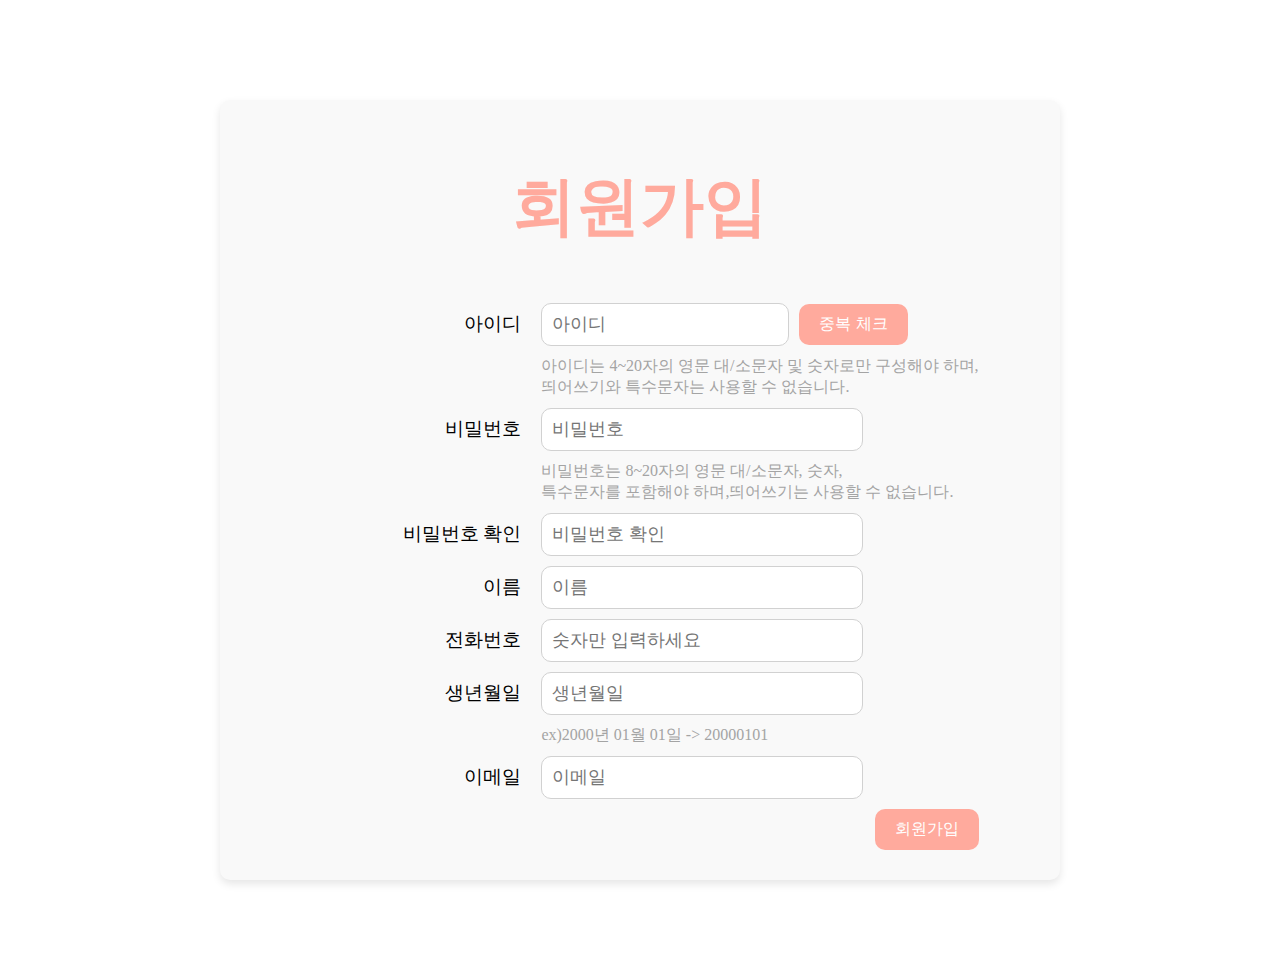
<file: public/singup.html>
<!DOCTYPE html>
<html lang="en">

<head>
    <meta charset="UTF-8">
    <meta name="viewport" content="width=device-width, initial-scale=1.0">
    <link href="/public/style.css" rel="stylesheet">
    <title>Document</title>
</head>

<body>
    <section class="signup-section">
        <h1>회원가입</h1>
        <form id="signupForm" onsubmit="handleLogin(event)">
            <div class="signup-id-check">
                <div id="div-id">
                    <label for="signup-id" class="signup-label">아이디</label>
                    <input type="text" id="signup-id" class="input-field" placeholder="아이디" required>
                </div>
                <div id="div-btn">
                    <button id="id-check" class="btn1">중복 체크</button>
                </div>
            </div>
            <div id="input-label">
                <label for="signup-id" class="signup-input-label">
                    아이디는 4~20자의 영문 대/소문자 및 숫자로만 구성해야 하며,<br>띄어쓰기와 특수문자는 사용할 수 없습니다.
                </label>
            </div>
            <div>
                <label for="password" class="signup-label">비밀번호</label>
                <input type="password" id="password" class="input-field" placeholder="비밀번호" required>
            </div>
            <div id="input-label">
                <label for="password" class="signup-input-label">
                    비밀번호는 8~20자의 영문 대/소문자, 숫자,<br>특수문자를 포함해야 하며,띄어쓰기는 사용할 수 없습니다.
                </label>
            </div>
            <div>
                <label for="password-check" class="signup-label">비밀번호 확인</label>
                <input type="password" id="password-check" class="input-field" placeholder="비밀번호 확인" required>
            </div>
            <div>
                <label for="signup-name" class="signup-label">이름</label>
                <input type="text" id="signup-name" class="input-field" placeholder="이름" required>
            </div>
            <div>
                <label for="signup-tel" class="signup-label">전화번호</label>
                <input type="number" id="signup-tel" class="input-field" placeholder="숫자만 입력하세요" required>
            </div>
            <div>
                <label for="signup-birth" class="signup-label">생년월일</label>
                <input type="number" id="signup-birth" class="input-field" placeholder="생년월일" required>
            </div>
            <div id="input-label">
                <label for="signup-birth" class="signup-input-label">ex)2000년 01월 01일 -> 20000101</label>
            </div>
            <div>
                <label for="signup-email" class="signup-label">이메일</label>
                <input type="email" id="signup-email" class="input-field" placeholder="이메일" required>
            </div>
            <div id="signup-btn">
                <button class="btn1" type="submit">회원가입</button>
            </div>
        </form>
    </section>
</body>

</html>
</file>
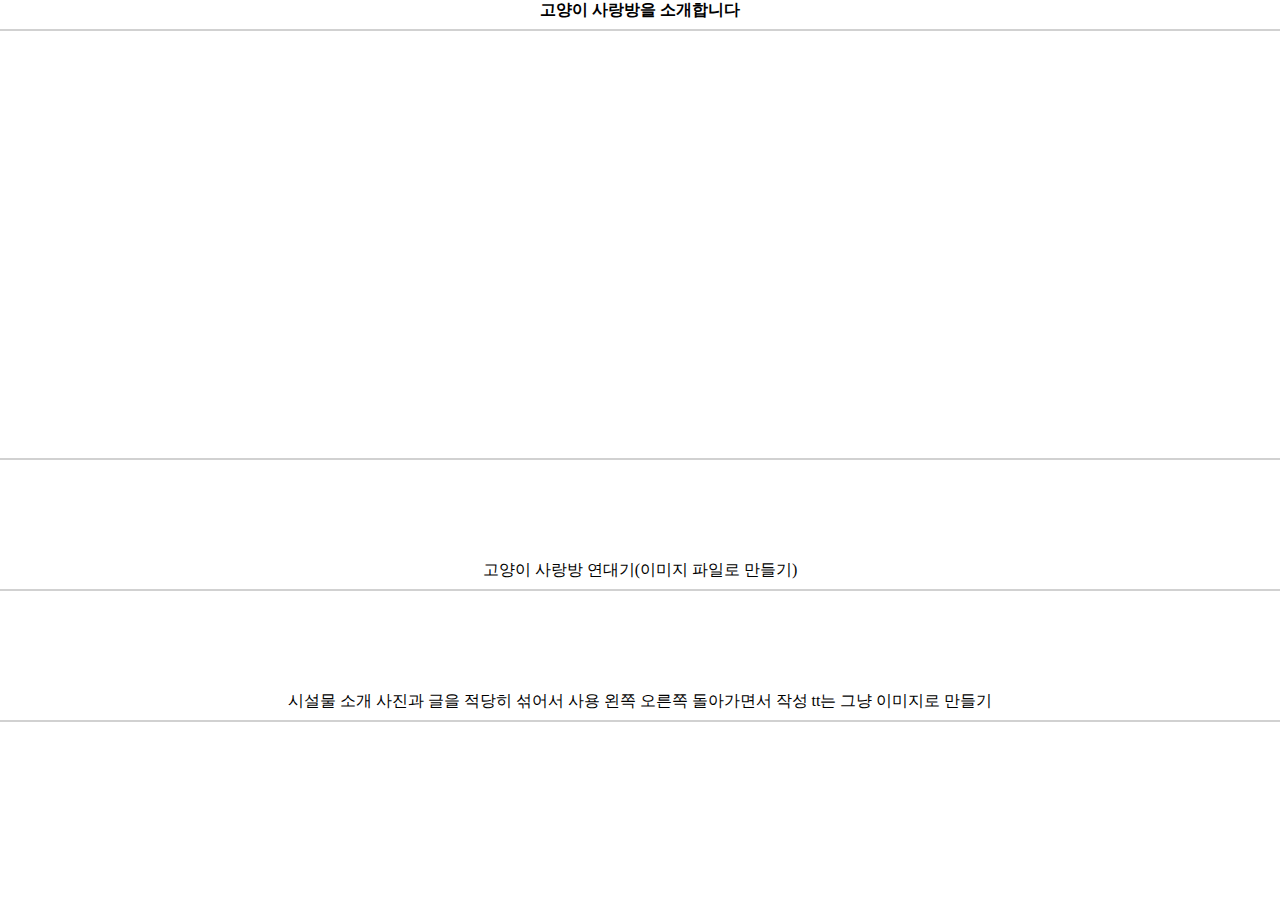
<file: public/html/intro.html>
<!DOCTYPE html>
<html lang="ko">
<head>
    <meta charset="UTF-8">
    <meta name="viewport" content="width=device-width, initial-scale=1.0">
    <link href="/public/css/style.css" rel="stylesheet">
    <link href="/public/css/jquery.bxslider.css" rel="slider">
    <link rel="stylesheet" href="https://cdnjs.cloudflare.com/ajax/libs/font-awesome/6.0.0-beta3/css/all.min.css">
    <script src="/public/js/jquery.js"></script>
    <script src="/public/js/script.js"></script>
    <script src="/public/js/jquery.bxslider.js"></script>
    <title>고양이 사랑방</title>
</head>
<body>
    <section>
        <div class="intro-div">
            <b id="intro-b">고양이 사랑방을 소개합니다</b>
        </div>        
        <hr id="main-hr">
        <div class="intro-div">
            <iframe width="560" height="315" src="https://www.youtube.com/embed/Xb8oG7W2qIM?si=pezaWhd7FMjSo2i7" title="YouTube video player" frameborder="0" allow="accelerometer; autoplay; clipboard-write; encrypted-media; gyroscope; picture-in-picture; web-share" referrerpolicy="strict-origin-when-cross-origin" allowfullscreen></iframe>
        </div>
        <hr id="main-hr">
        <div class="intro-div">
            고양이 사랑방 연대기(이미지 파일로 만들기)
        </div>
        <hr id="main-hr">
        <div class="intro-div">
            시설물 소개 사진과 글을 적당히 섞어서 사용
            왼쪽 오른쪽 돌아가면서 작성 tt는 그냥 이미지로 만들기
        </div>
        <hr id="main-hr">
    </section>
</body>
</html>
</file>
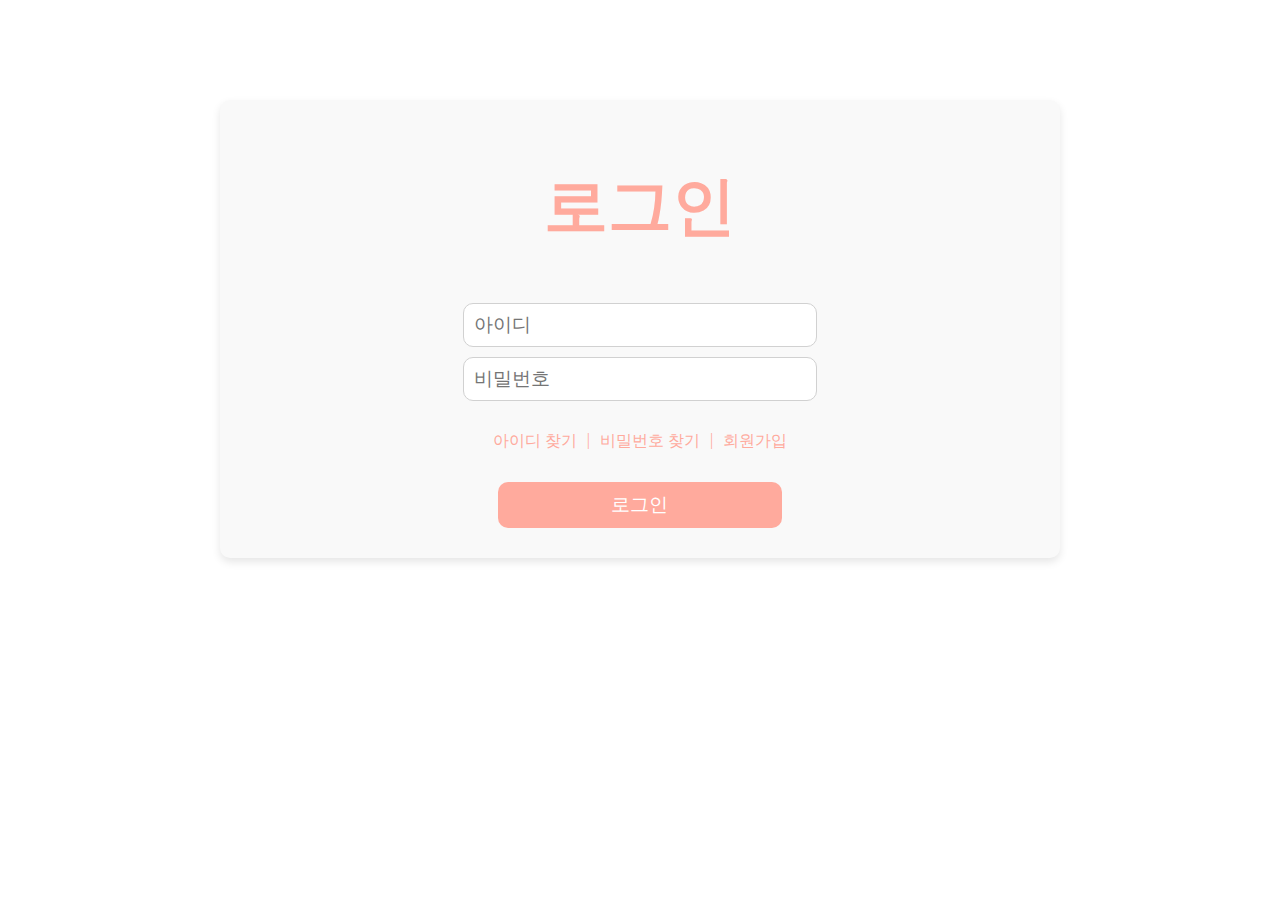
<file: public/html/login.html>
<!DOCTYPE html>
<html lang="ko">
<head>
    <meta charset="UTF-8">
    <meta name="viewport" content="width=device-width, initial-scale=1.0">
    <link href="/public/css/style.css" rel="stylesheet">
    <link href="/public/css/jquery.bxslider.css" rel="slider">
    <link rel="stylesheet" href="https://cdnjs.cloudflare.com/ajax/libs/font-awesome/6.0.0-beta3/css/all.min.css">
    <script src="/public/js/jquery.js"></script>
    <script src="/public/js/script.js"></script>
    <script src="/public/js/jquery.bxslider.js"></script>
    <title>고양이 사랑방</title>
</head>
<body>
    <section class="login-section">
        <h1>로그인</h1>
        <form id="loginForm" onsubmit="handleLogin(event)">
            <div>
                <input type="text" id="id" class="input-field" placeholder="아이디" required>
            </div>
            <div>
                <input type="password" id="password" class="input-field" placeholder="비밀번호" required>
            </div>
            <div id="a">
                <a href="#" onclick="">아이디 찾기</a>|<a href="#" onclick="">비밀번호 찾기</a>|<a onclick="showSignup()">회원가입</a>
            </div>
            <div>
                <button class="btn1" type="submit">로그인</button>
            </div>
        </form>
    </section>
</body>
</html>
</file>
<file: public/style.css>
/* ---------- 마우스 효과 ---------- */
.text, p, h1{
    cursor: default;
}

/* ---------- 기본 효과 ---------- */
body {
    display: flex;
    flex-direction: column;
    align-items: center;
    justify-content: flex-start;
    text-align: center;
    height: auto;
    margin: 0;
}

/* ---------- 버튼 효과 ---------- */
.btn1 {
    background-color: #ffaa9d;
    color: white;
    padding: 10px 20px;
    border-radius: 10px;
    cursor: pointer;
    border: none;
    font-size: 1rem;
    transition: background-color 0.3s ease;
}

.btn1:hover {
    background-color: #f8d7da;
    color: #d57b6e;
}


/* ---------- 헤더 효과 ---------- */
header {
    display: flex;
    justify-content: space-between;
    align-items: center;
    border-bottom: solid 1px #d1d1d1;
    width: 80%;
    height: auto;
    color: white;
    padding: 10px 10%;
}

.social-links {
    display: flex;
    white-space: nowrap;
    flex:5;
}

.social-links a {
    color: rgb(0, 0, 0);
    margin-right: 10px;
    text-decoration: none;
    font-size: 1.5em;
}

.header-buttons{
    display: flex;
    white-space: nowrap;
    flex:1;
}

.header-serchInput{
    display: flex;
    align-items: center;
    white-space: nowrap;
    border: 1px solid #adadad;
    border-radius: 10px;
    flex:1;
}

.header-buttons button {
    background-color: white;
    color: firebrick;
    padding: 6px 10px;
    margin: 0 3px;
    border-radius: 10px;
    border: 1px solid #adadad;
    cursor: pointer;
    font-weight: bold;
    transition: background-color 0.3s ease;
}

.header-serchInput button {
    background-color: white;
    color: firebrick;
    border: none;
    padding: 6px 10px;
    margin: 0 3px;
    border-radius: 10px;
    cursor: pointer;
    font-weight: bold;
    transition: background-color 0.3s ease;
}

.header-serchInput input {
    margin-left: 0;
    height: 25px;
    border-radius: 5px;
    border: none;
    color: black;
}

.header-buttons button:hover, .header-serchInput button:hover {
    background-color: #ff8a85;
}

/* ---------- 배너 효과 ---------- */
.banner {
    display: flex;
    justify-content: space-between;
    align-items: left;
    width: 80%;
    height: auto;
    color: #ffaa9d;
}

.logo {
    flex: 2;
    /* margin-top: 15px;
    margin-bottom: 30px; */
    margin: 30px;
}

.logo img{
    width: 250px;
    height: auto;
}

.catlounge {
    flex: 4;
    align-items: left;
    font-size: 3em;
    margin: auto;
    font-weight: 1000;
    cursor: pointer;
}

#logo-space{
    flex: 2;
    margin: 30px;
}

.catlounge h1 {
    font-size: 4rem;
    padding: 0;
    margin: 0;
    cursor: pointer;
    color: #ffaa9d;
}

.catlounge a {
    text-decoration: none;
    color: #ffbfb5;
}

.logo{
    display: flex;
    align-items: left;
}

/* ---------- 메뉴바 효과 ---------- */
.nav {
    display: flex;
    justify-content: center;
    align-items: center;
    width: 100%;
    /* ================================================================================== */
    /* 글자색 바꾸는 부분 */
    /* color: #ffaa9d; */
    color: #2b2d42;
    position: sticky;
    top: 0;
    z-index: 1000;
    margin: 0;
    border-top: 1px solid #d1d1d1;
    border-bottom: 1px solid #d1d1d1;
    overflow: visible;
}

.nav-catlaunge, .nav-adoption, .nav-foster, .nav-community, .nav-announcements {
    flex: 1;
    position: sticky;
    cursor: pointer;
    background-color: #ffffff;
}

#nav-space{
    flex: 1;
    position: sticky;
    background-color: #ffffff;
}

.nav > div {
    border-left: 1px solid #d1d1d1;
    background-color: #ffffff;
    margin: auto;
    height: 25px;
    padding: 5px 0;
    transition: background-color 0.3s ease, color 0.3s ease;
}

.nav-catlaunge:hover, 
.nav-adoption:hover, 
.nav-foster:hover, 
.nav-community:hover, 
.nav-announcements:hover {
    background-color: #f8d7da;
    color: #d57b6e;
}

.nav-catlaunge .catlaunge-dropdown,
.nav-adoption .adoption-dropdown,
.nav-foster .foster-dropdown {
    display: none;
    position: absolute;
    top: 35px;
    left: -1px;
    background-color: white;
    border: 1px solid #d1d1d1;
    width: 100%;
    z-index: 1000;
}

.nav-catlaunge:hover .catlaunge-dropdown,
.nav-adoption:hover .adoption-dropdown,
.nav-foster:hover .foster-dropdown {
    display: block;
}

.nav-catlaunge .catlaunge-dropdown a,
.nav-adoption .adoption-dropdown a,
.nav-foster .foster-dropdown a {
    display: block;
    padding: 5px 10px;
    color: #ffaa9d;
    text-decoration: none;
    transition: background-color 0.3s ease, color 0.3s ease;
}

.nav-catlaunge .catlaunge-dropdown a:hover,
.nav-adoption .adoption-dropdown a:hover,
.nav-foster .foster-dropdown a:hover {
    background-color: #ffaa9d2b;
    color: #d57b6e;
}


.nav-adoption .adoption-dropdown a:hover, .nav-catlaunge .catlounge-dropdown a:hover {
    background-color: #ffaa9d2b;
    color: #d57b6e;
}

.nav-catlaunge:hover, .nav-adoption:hover, .nav-foster:hover, .nav-community:hover, .nav-announcements:hover{
    color: #d57b6e;
}

#app {
    display: flex;
    width: 100%;
    flex-direction: column;
    align-items: center;
}

/* ---------- 메인페이지 ----------*/
/* 
    *** js파일에서 만들기 ***
    1. 일정 시간마다 image-container이 사진 높이만큼 위로 올라가기
    2. 맨위 사진이 맨아래로 자동이동
    3. 무한 반복

    가로 세로 길이들도 퍼센트로 하지말고 px로 해서 크기가 유지되게하고 이미지 슬라이더 뿐만아니라 모든 것들 그렇게 바꾸기
    화면
*/

.image-slider {
    display: flex;
    position: relative;
    margin: 50px;
    width: 100%;
    max-width: 1000px;
    height: 550px;
    align-items: center;
    justify-content: center;
    overflow: hidden;
    border-radius: 15px;
}

.slider-container{
    display: flex;
    position: absolute;
    align-items: center;
    top: 0;
    left: 0;
}

/* 버튼 만들어서 하기 */
.slider-btn{
    border-radius: 20px;
    width: 20px;
    height: 20px;
    border: 0px;
}

.slider-btn:p{
    background-color: #999999;
}

.slider-image {
    display: flex;
    width: 1000px;
    border-radius: 35px;
}

/* .image-slider{
    display: flex;
    position: relative;;
    margin: 50px;
    overflow: hidden;
    height: 700px;
}

.slider-container{
    position: absolute;
    flex-direction: row;
} */

/* ---------- footer ---------- */
footer {
    max-width: 100%;
    width: 100%;
}

.footer-service { 
    display: flex;
    width: 90%;
    justify-content: space-between;
    flex-direction: row;
    padding-left: 10%;
    border-top: solid 1px #d1d1d1;
    border-bottom: solid 1px #d1d1d1;
}

.footer-buttons {
    display: flex;
    flex: 3;
    position: relative;
}

.button-gray {
    border: none;
    background-color: white;
    padding: 10px;
    position: relative;
}

.footer-links {
    display: flex;
    white-space: nowrap;
    flex:1;
}

.footer-links a {
    color: #d1d1d1;
    text-decoration: none;
    padding: 10px;
}

.button-gray:hover, .footer-links a:hover {
    color: #9f9f9f;
    cursor: pointer;
}

.button-gray:not(:last-child)::after {
    content: "";
    position: absolute;
    right: 0;
    top: 55%;
    width: 1px;
    height: 40%;
    background-color: #9f9f9f;
    transform: translateY(-50%);
}

.footer-information {
    display: flex;
    height: auto;
    background-color: #f5f5f5;
    padding-left: 150px;
    padding-top: 20px;
    padding-bottom: 50px;
}

.footer-information .footer-text {
    display: flex;
    color:#999999;
    font-size: 13px;
    text-align: left;
    line-height: 30px;
}

.line {
    padding-top: 100px;
    width: 90%;
    margin: 0 auto;
    border-bottom: solid 1px #d1d1d1;
}

.main-adoption, .main-stories, .main-foster {
    display: flex;
    width: 100%;
    flex-direction: column;
}

.main-adoption .adoption, .main-stories .stories, .main-foster .foster-text {
    display: flex;
    text-align: left;
    padding-top: 10px;
    padding-left: 10%;
    font-size: 50px;
    font-weight: bold;
    color: #ffaa9d;
    
}

.main-foster .foster-video {
    display: flex;
    padding: 50px;
    width: 100%;
    max-width: 90%;
    align-items: center;
    justify-content: center;
}

/* ---------- 로그인 부분  ---------- */
#loginForm, #signupForm {
    text-align: left;
}

.login-section, .signup-section {
    display: flex;
    align-items: center;
    flex-direction: column;
    padding: 20px;
    width: 100%;
    max-width: 800px;
    margin: 100px auto;
    background-color: #f9f9f9;
    border-radius: 10px;
    box-shadow: 0 4px 8px rgba(0, 0, 0, 0.1);
}

.login-section div, .signup-section div{
    display: flex;
    margin: 10px;
}

.login-section h1, .signup-section h1{
    font-size: 4rem;
    color: #ffaa9d;
}

.login-section .input-field {
    flex: 2;
    padding: 10px;
    border: 1px solid #d1d1d1;
    border-radius: 10px;
    font-size: 1.2rem;
    color: #333;
    transition: border 0.3s ease;
}

.login-section a {
    text-decoration: none;
    margin: 0 10px;
    color: #ffaa9d;
    text-align: right;
}

.login-section a:hover {
    color: #d57b6e;
}

.login-section #a{
    text-decoration: none;
    margin: 30px;
    color: #ffaa9d;
    text-align: right;
    cursor: pointer;
}

.login-section button {
    width: 80%;
    padding: 10px;
    font-size: 1.2rem;
    margin: auto;
}

/* ---------- 회원가입 부분  ---------- */
.signup-section .input-field {
    flex: 2;
    width: 100%;
    max-width: 300px;
    padding: 10px;
    border: 1px solid #d1d1d1;
    border-radius: 10px;
    font-size: 1.1rem;
    color: #333;
    transition: border 0.3s ease;
}

.signup-label{
    width: 200px;
    font-size: 1.2rem;
    margin: auto 20px;
    text-align: right;
}

.signup-id-check{
    display: flex;
    align-items: center;
    flex-direction: row;
    margin: 0 auto;
}

#div-id{
    margin: 0;
}

#div-btn{
    margin: 0 10px;
}

input::-webkit-outer-spin-button,
input::-webkit-inner-spin-button {/* input type="number" 에서 오른쪽에 스핀버튼 없애기 */
  -webkit-appearance: none;
  margin: 0;
}

#input-label{
    display: flex;
    margin-left: 250px;
    color: #a4a4a4;
}

/* 버튼 위치 옮기기 */
#signup-btn{
    display: flex;
    justify-content: flex-end;
}

/* --------- */
.backtext {
    color: #a4a4a4;
    font-size: 1rem;
}

.adoption-list {
    width: 80%;
    margin: 0 auto;
    text-align: center;
}

.adoption-list-ul {
    display: grid;
    grid-template-columns: repeat(4, 2fr);
    gap: 15px;
    list-style: none;
    padding: 0;
    margin: 30px 0 30px 0;
}

.adoption-list-ul li {
    position: relative;
    overflow: hidden;
    border: 1px solid #ddd;
    border-radius: 5px;
    cursor: pointer;
    transition: transform 0.3s ease, box-shadow 0.3s ease;
}

.adoption-list-ul li:hover {
    transform: translateY(-3px);
    box-shadow: 0 5px 15px rgba(0, 0, 0, 0.2);
}

.adoption-list-ul li img {
    width: 100%;
    height: auto;
    display: block;
    border-radius: 5px;
}

.adoption-list-ul li a {
    display: block;
    text-decoration: none;
}

.adoption-list-ul li a img {
    transition: opacity 0.3s ease;
}

.adoption-list-ul li:hover a img {
    opacity: 0.9;
}
</file>
<file: public/css/style.css>
/* ---------- 마우스 효과 ---------- */
.text, p, h1{
    cursor: default;
}
/* ---------- body ---------- */
body {
    display: flex;
    flex-direction: column;
    align-items: center;
    justify-content: center;
    text-align: center;
    height: auto;
    margin: 0 auto;
}

header{
    height: 20px;
}

/* ---------- 버튼 효과 ---------- */
/* 중복이 많지만 그냥 따로적기 */
#side-top{
    position: fixed;
    top: 555px;
    left: 1800px;
    z-index: 1000;
    background-color: #fff;
    border-radius: 5px;
}

.side-btn img{
    width: 30px;
}

#side-login{
    position: fixed;
    top: 595px;
    left: 1800px;
    z-index: 1000;
    background-color: #fff;
    border-radius: 5px;
}

#side-signup{
    position: fixed;
    top: 635px;
    left: 1800px;
    z-index: 1000;
    background-color: #fff;
    border-radius: 5px;
}

#side-home{
    position: fixed;
    top: 675px;
    left: 1800px;
    z-index: 1000;
    background-color: #fff;
    border-radius: 5px;
}

.btn1 {
    background-color: #ffaa9d;
    color: white;
    padding: 10px 20px;
    border-radius: 10px;
    cursor: pointer;
    border: none;
    font-size: 1rem;
    transition: background-color 0.3s ease;
}

.btn1:hover {
    background-color: #f8d7da;
    color: #d57b6e;
}


/* ---------- 헤더 효과 ---------- */
header {
    display: flex;
    justify-content: space-between;
    align-items: center;
    border-bottom: solid 1px #d1d1d1;
    width: 80%;
    height: auto;
    color: white;
    padding: 10px 10%;
}

.social-links {
    display: flex;
    white-space: nowrap;
    flex:5;
}

.social-links a {
    color: rgb(0, 0, 0);
    margin-right: 10px;
    text-decoration: none;
    font-size: 1.5em;
}

.header-buttons{
    display: flex;
    white-space: nowrap;
    flex:1;
}

.header-serchInput{
    display: flex;
    align-items: center;
    white-space: nowrap;
    border: 1px solid #adadad;
    border-radius: 10px;
    flex:1;
}

.header-buttons button {
    background-color: white;
    color: firebrick;
    padding: 6px 10px;
    margin: 0 3px;
    border-radius: 10px;
    border: 1px solid #adadad;
    cursor: pointer;
    font-weight: bold;
    transition: background-color 0.3s ease;
}

.header-serchInput button {
    background-color: white;
    color: firebrick;
    border: none;
    padding: 6px 10px;
    margin: 0 3px;
    border-radius: 10px;
    cursor: pointer;
    font-weight: bold;
    transition: background-color 0.3s ease;
}

.header-serchInput input {
    margin-left: 0;
    height: 25px;
    border-radius: 5px;
    border: none;
    color: black;
}

.header-buttons button:hover, .header-serchInput button:hover {
    background-color: #ff8a85;
}

/* ---------- 배너 효과 ---------- */
.banner {
    display: flex;
    justify-content: space-between;
    align-items: left;
    width: 80%;
    height: auto;
    color: #ffaa9d;
}

.logo {
    flex: 2;
    /* margin-top: 15px;
    margin-bottom: 30px; */
    margin: 30px;
}

.logo img{
    width: 250px;
    height: auto;
}

.catlounge {
    flex: 4;
    align-items: left;
    font-size: 3em;
    margin: auto;
    font-weight: 1000;
    cursor: pointer;
}

#logo-space{
    flex: 2;
    margin: 30px;
}

.catlounge h1 {
    font-size: 4rem;
    padding: 0;
    margin: 0;
    cursor: pointer;
    color: #ffaa9d;
}

.catlounge a {
    text-decoration: none;
    color: #ffbfb5;
}

.logo{
    display: flex;
    align-items: left;
}

/* ---------- 메뉴바 효과 ---------- */
.nav {
    display: flex;
    justify-content: center;
    align-items: center;
    width: 100%;
    color: #2b2d42;
    position: sticky;
    font-size: larger;
    top: 0;
    z-index: 1000;
    margin: 0;
    border-top: 1px solid #d1d1d1;
    border-bottom: 1px solid #d1d1d1;
    overflow: visible;
}

/* 네비안에 글자 색이랑 크기 조정하기 */
.nav .b-bolder{
    color: #fc725c;
    font-weight: bolder;

}

.nav-catlaunge, .nav-adoption, .nav-foster, .nav-community, .nav-announcements {
    flex: 1;
    position: sticky;
    cursor: pointer;
    background-color: #ffffff;
}

#nav-space{
    flex: 1;
    position: sticky;
    background-color: #ffffff;
}

.nav > div {
    border-left: 1px solid #d1d1d1;
    background-color: #ffffff;
    margin: auto;
    height: 25px;
    padding: 5px 0;
    transition: background-color 0.3s ease, color 0.3s ease;
}

.nav-catlaunge:hover, 
.nav-adoption:hover, 
.nav-foster:hover, 
.nav-community:hover, 
.nav-announcements:hover {
    background-color: #f8d7da;
    color: #d57b6e;
}

.nav-catlaunge .catlaunge-dropdown,
.nav-adoption .adoption-dropdown,
.nav-foster .foster-dropdown {
    display: none;
    position: absolute;
    top: 35px;
    left: -1px;
    background-color: white;
    border: 1px solid #d1d1d1;
    width: 100%;
    z-index: 1000;
}

.nav-catlaunge:hover .catlaunge-dropdown,
.nav-adoption:hover .adoption-dropdown,
.nav-foster:hover .foster-dropdown {
    display: block;
}

.nav-catlaunge .catlaunge-dropdown a,
.nav-adoption .adoption-dropdown a,
.nav-foster .foster-dropdown a {
    display: block;
    padding: 5px 10px;
    color: #ffaa9d;
    text-decoration: none;
    transition: background-color 0.3s ease, color 0.3s ease;
}

.nav-catlaunge .catlaunge-dropdown a:hover,
.nav-adoption .adoption-dropdown a:hover,
.nav-foster .foster-dropdown a:hover {
    background-color: #ffaa9d2b;
    color: #d57b6e;
}


.nav-adoption .adoption-dropdown a:hover, .nav-catlaunge .catlounge-dropdown a:hover {
    background-color: #ffaa9d2b;
    color: #d57b6e;
}

.nav-catlaunge:hover, .nav-adoption:hover, .nav-foster:hover, .nav-community:hover, .nav-announcements:hover{
    color: #d57b6e;
}

#app {
    display: flex;
    width: 100%;
    flex-direction: column;
    align-items: center;
}

/* ---------- 메인페이지 ----------*/

/* ---------- 이미지 슬라이더 ---------- */
.image-slider {
    display: flex;
    position: relative;
    margin: 50px;
    /* margin-bottom: 200px; */
    max-width: 1300px;
    height: 640px;
    overflow: hidden;
    border-radius: 15px;
}

.slider-image{
    width: 1000PX;
    height: 640px;
}

/* ---------- 시설 소개 ---------- */
.main-facility, .main-adoption, .main-stories, .main-foster {
    margin: 0px;
    padding-top: 70px;
}

#main-intro{
    display: flex;
    flex-direction: row;
}

.main-title{
    font-size: 3em;
    font-weight: bolder;
    margin: 10px 50px;
}

.title-content{
    font-size: 1em;
    font-weight: bolder;
    margin-top: 20px;
    text-align: left;
    color:#4b4b4b;
}

#main-hr{
    width: 1600px;
    border: solid 1px #d1d1d1;
    margin-bottom: 100px;
}

.b-3em{
    color: #fc725c;
}

.iframe-v{
    margin: auto;
    margin-bottom: 100px;
    width: 1300px;
    height: 660px;
    background-color: #ffbfb5;
    border-radius: 30px;
}

.iframe-v iframe{
    margin-top: 80px;
}

.intro-div-parent{
    margin: auto;
    margin-bottom: 100px;
    justify-content: left;
    width: 1300px;
    height: 660px;
    border-radius: 30px;
}

#intro-div-child1{
    float: left;
    height: 630px;
    padding-left: 100px;
}

#intro-div-child2{
    float: left;
    padding: 70px;
    padding-top: 150px;
    height: auto;
    width: auto;
    max-width: 500px;
}

#intro-div-child3{
    float: left;
    padding: 70px;
    padding-top: 150px;
    height: auto;
    width: auto;
    max-width: 500px;
}

#intro-div-child4{
    float: left;
    height: 630px;
    /* padding-left: 100px; */
}

#intro-picture{
    height: 630px;
    width: 500px;
    border-radius: 30px;
}

.b-4em{
    font-size: 4em;
}

#picture-text{
    margin-top: 50px;
}

#picture-text b{
    font-size: large;
}

/* ---------- 고양이 소개 ---------- */
.adoption-list {
    width: 80%;
    margin: 0 auto;
    text-align: center;
}

.adoption-list-ul {
    display: grid;
    grid-template-columns: repeat(4, 2fr);
    gap: 15px;
    list-style: none;
    padding: 0;
    margin: 30px 0 30px 0;
}
.adoption-list-ul li {
    position: relative;
    overflow: hidden;
    border: 1px solid #ddd;
    border-radius: 5px;
    cursor: pointer;
    transition: transform 0.3s ease, box-shadow 0.3s ease;
}

.adoption-list-ul li:hover {
    transform: translateY(-3px);
    box-shadow: 0 5px 15px rgba(0, 0, 0, 0.2);
}

.adoption-div{
    margin: 5px;
    overflow: hidden;
    border-radius: 5px;
    height: 400px;
    background-color: #ddd;
}

.adoption-cat {
    width: 300px;
    margin: auto;
}

.adoption-list-ul li img {
    width: 300px;
    height: auto;
    border-radius: 5px;
}

.adoption-img {
    width: 300px;
    max-height: 300px;
    border-radius: 5px;
    overflow: hidden;
}

.adoption-list-ul li:hover .adoption-img {
    overflow: visible;
    opacity: 0.9;
}

.adoption-list-ul li a img {
    transition: opacity 0.3s ease;
}

.adoption-name{
    margin: 5px 0;
}

.adoption-text{
    padding: 0px 20px;
    width: 250px;
    height: auto;
    overflow: hidden;
    white-space: pre-line;
    text-overflow: ellipsis;
    text-align: left;
}

.adoption-list-ul li a {
    display: block;
    text-decoration: none;
}


/* ---------- footer ---------- */
footer {
    max-width: 100%;
    width: 100%;
}

.footer-service { 
    display: flex;
    width: 90%;
    justify-content: space-between;
    flex-direction: row;
    padding-left: 10%;
    border-top: solid 1px #d1d1d1;
    border-bottom: solid 1px #d1d1d1;
}

.footer-buttons {
    display: flex;
    flex: 3;
    position: relative;
}

.button-gray {
    border: none;
    background-color: white;
    padding: 10px;
    position: relative;
}

.footer-links {
    display: flex;
    white-space: nowrap;
    flex:1;
}

.footer-links a {
    color: #d1d1d1;
    text-decoration: none;
    padding: 10px;
}

.button-gray:hover, .footer-links a:hover {
    color: #9f9f9f;
    cursor: pointer;
}

.button-gray:not(:last-child)::after {
    content: "";
    position: absolute;
    right: 0;
    top: 55%;
    width: 1px;
    height: 40%;
    background-color: #9f9f9f;
    transform: translateY(-50%);
}

.footer-information {
    display: flex;
    height: auto;
    background-color: #f5f5f5;
    padding-left: 150px;
    padding-top: 20px;
    padding-bottom: 50px;
}

.footer-information .footer-text {
    display: flex;
    color:#999999;
    font-size: 13px;
    text-align: left;
    line-height: 30px;
}

/* ---------- 로그인 부분  ---------- */
#loginForm, #signupForm {
    text-align: left;
}

.login-section, .signup-section {
    display: flex;
    align-items: center;
    flex-direction: column;
    padding: 20px;
    width: 100%;
    max-width: 800px;
    margin: 100px auto;
    background-color: #f9f9f9;
    border-radius: 10px;
    box-shadow: 0 4px 8px rgba(0, 0, 0, 0.1);
}

.login-section div, .signup-section div{
    display: flex;
    margin: 10px;
}

.login-section h1, .signup-section h1{
    font-size: 4rem;
    color: #ffaa9d;
}

.login-section .input-field {
    flex: 2;
    padding: 10px;
    border: 1px solid #d1d1d1;
    border-radius: 10px;
    font-size: 1.2rem;
    color: #333;
    transition: border 0.3s ease;
}

.login-section a {
    text-decoration: none;
    margin: 0 10px;
    color: #ffaa9d;
    text-align: right;
}

.login-section a:hover {
    color: #d57b6e;
}

.login-section #a{
    text-decoration: none;
    margin: 30px;
    color: #ffaa9d;
    text-align: right;
    cursor: pointer;
}

.login-section button {
    width: 80%;
    padding: 10px;
    font-size: 1.2rem;
    margin: auto;
}

/* ---------- 회원가입 부분  ---------- */
.signup-section .input-field {
    flex: 2;
    width: 100%;
    max-width: 300px;
    padding: 10px;
    border: 1px solid #d1d1d1;
    border-radius: 10px;
    font-size: 1.1rem;
    color: #333;
    transition: border 0.3s ease;
}

.signup-label{
    width: 200px;
    font-size: 1.2rem;
    margin: auto 20px;
    text-align: right;
}

.signup-id-check{
    display: flex;
    align-items: center;
    flex-direction: row;
    margin: 0 auto;
}

#div-id{
    margin: 0;
}

#div-btn{
    margin: 0 10px;
}

input::-webkit-outer-spin-button,
input::-webkit-inner-spin-button {/* input type="number" 에서 오른쪽에 스핀버튼 없애기 */
  -webkit-appearance: none;
  margin: 0;
}

#input-label{
    display: flex;
    margin-left: 250px;
    color: #a4a4a4;
}

/* 버튼 위치 옮기기 */
#signup-btn{
    display: flex;
    justify-content: flex-end;
}

/* --------- */
</file>
